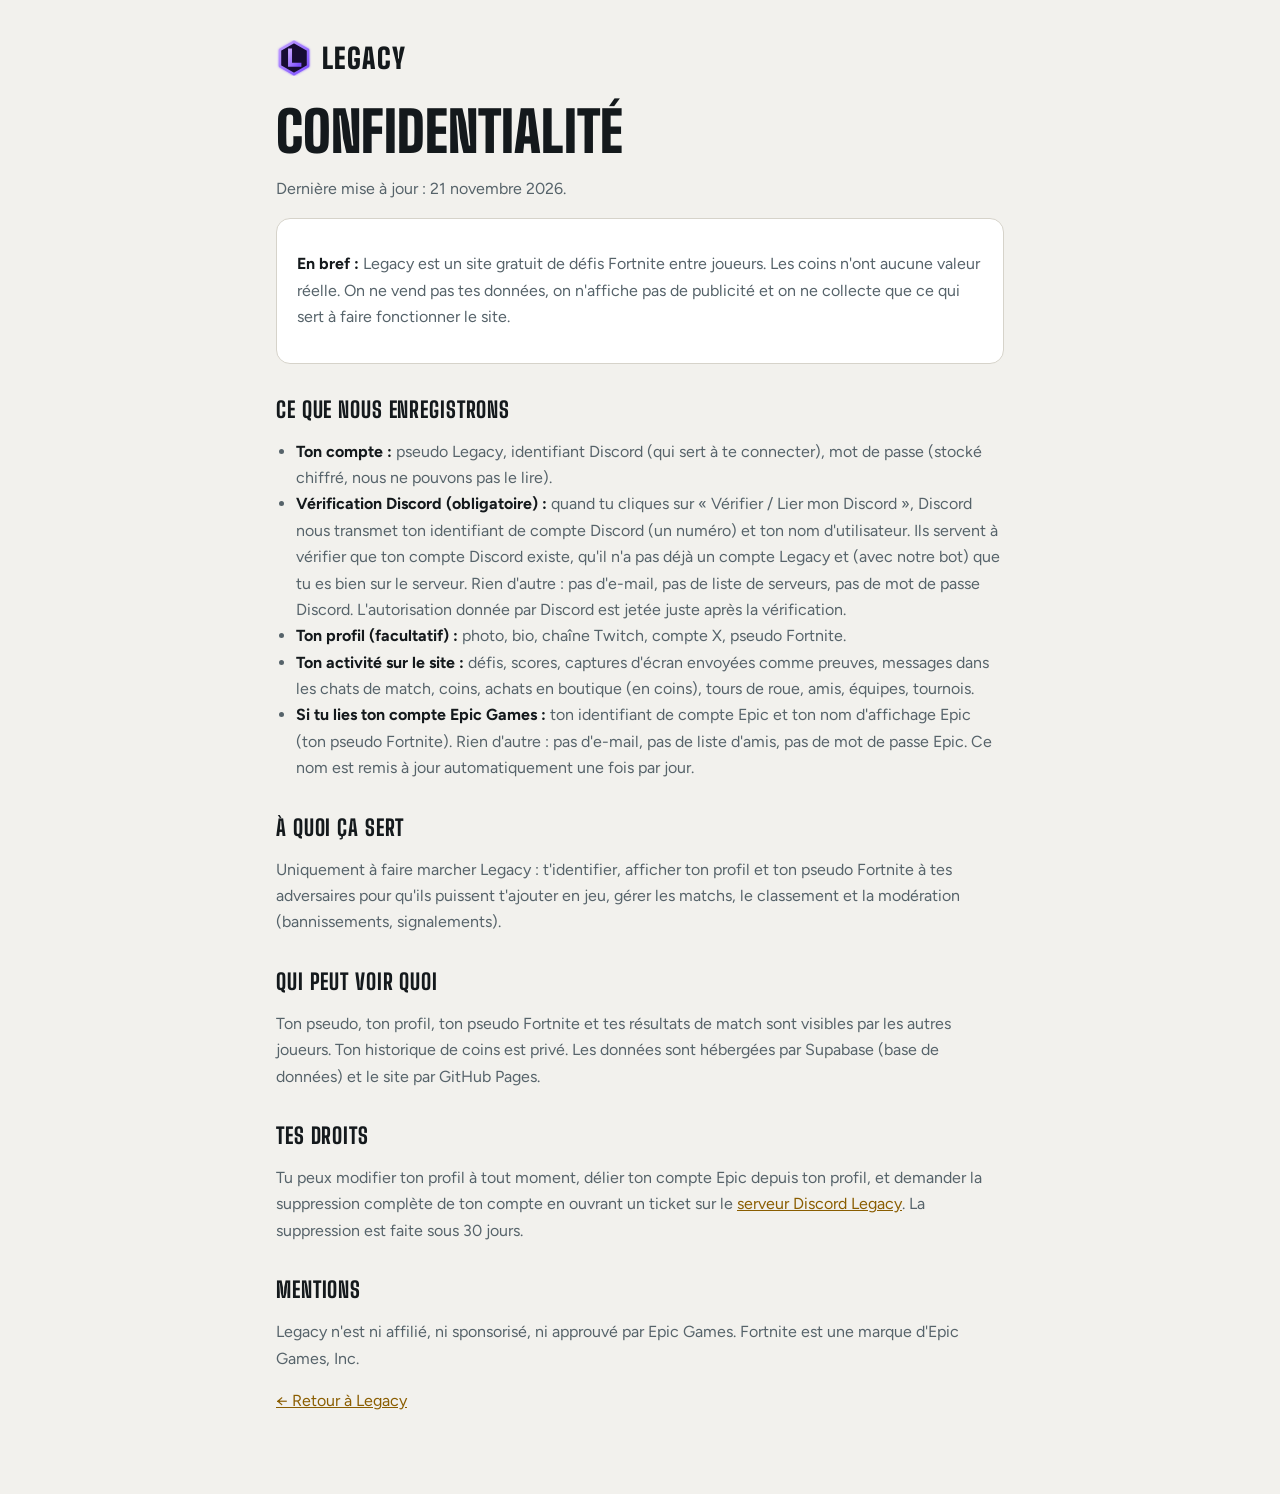
<file: confidentialite.html>
<!doctype html>
<html lang="fr">
<head>
<meta charset="utf-8">
<meta name="viewport" content="width=device-width,initial-scale=1">
<title>Confidentialité · Legacy</title>
<link rel="icon" type="image/svg+xml" href="logo.svg">
<link rel="stylesheet" href="https://fonts.googleapis.com/css2?family=Big+Shoulders+Display:wght@800;900&family=Figtree:wght@400;600;700&display=swap">
<style>
  :root{--bg:#0b0f12;--surface:#151c21;--line:#26323a;--fg:#e9eef0;--fg-2:#9aa9b0;--accent:#f0b429;color-scheme:dark}
  @media (prefers-color-scheme: light){:root:not([data-theme="dark"]){--bg:#f2f1ed;--surface:#fff;--line:#d6d3ca;--fg:#14191c;--fg-2:#56636a;--accent:#8a5d00;color-scheme:light}}
  :root[data-theme="dark"]{--bg:#0b0f12;--surface:#151c21;--line:#26323a;--fg:#e9eef0;--fg-2:#9aa9b0;--accent:#f0b429;color-scheme:dark}
  *{box-sizing:border-box}
  body{margin:0;background:var(--bg);color:var(--fg);font:16px/1.65 Figtree,system-ui,sans-serif}
  main{max-width:760px;margin:0 auto;padding:40px 16px 64px}
  a{color:var(--accent)}
  .top{display:flex;align-items:center;gap:10px;text-decoration:none;color:var(--fg);font:900 28px 'Big Shoulders Display';text-transform:uppercase;letter-spacing:.05em}
  .top img{width:36px;height:36px}
  h1{font:900 clamp(36px,8vw,56px)/1 'Big Shoulders Display';text-transform:uppercase;margin:28px 0 8px}
  h2{font:800 22px 'Big Shoulders Display';text-transform:uppercase;letter-spacing:.04em;margin:32px 0 6px}
  p,li{color:var(--fg-2)}
  b{color:var(--fg)}
  .card{background:var(--surface);border:1px solid var(--line);border-radius:14px;padding:16px 20px;margin-top:16px}
  ul{padding-left:20px}
</style>
</head>
<body>
<main>
  <a class="top" href="./"><img src="logo.svg" alt="">Legacy</a>
  <h1>Confidentialité</h1>
  <p>Dernière mise à jour : 21 novembre 2026.</p>

  <div class="card"><p><b>En bref :</b> Legacy est un site gratuit de défis Fortnite entre joueurs. Les coins n'ont aucune valeur réelle. On ne vend pas tes données, on n'affiche pas de publicité et on ne collecte que ce qui sert à faire fonctionner le site.</p></div>

  <h2>Ce que nous enregistrons</h2>
  <ul>
    <li><b>Ton compte :</b> pseudo Legacy, identifiant Discord (qui sert à te connecter), mot de passe (stocké chiffré, nous ne pouvons pas le lire).</li>
    <li><b>Vérification Discord (obligatoire) :</b> quand tu cliques sur « Vérifier / Lier mon Discord », Discord nous transmet ton identifiant de compte Discord (un numéro) et ton nom d'utilisateur. Ils servent à vérifier que ton compte Discord existe, qu'il n'a pas déjà un compte Legacy et (avec notre bot) que tu es bien sur le serveur. Rien d'autre : pas d'e-mail, pas de liste de serveurs, pas de mot de passe Discord. L'autorisation donnée par Discord est jetée juste après la vérification.</li>
    <li><b>Ton profil (facultatif) :</b> photo, bio, chaîne Twitch, compte X, pseudo Fortnite.</li>
    <li><b>Ton activité sur le site :</b> défis, scores, captures d'écran envoyées comme preuves, messages dans les chats de match, coins, achats en boutique (en coins), tours de roue, amis, équipes, tournois.</li>
    <li><b>Si tu lies ton compte Epic Games :</b> ton identifiant de compte Epic et ton nom d'affichage Epic (ton pseudo Fortnite). Rien d'autre : pas d'e-mail, pas de liste d'amis, pas de mot de passe Epic. Ce nom est remis à jour automatiquement une fois par jour.</li>
  </ul>

  <h2>À quoi ça sert</h2>
  <p>Uniquement à faire marcher Legacy : t'identifier, afficher ton profil et ton pseudo Fortnite à tes adversaires pour qu'ils puissent t'ajouter en jeu, gérer les matchs, le classement et la modération (bannissements, signalements).</p>

  <h2>Qui peut voir quoi</h2>
  <p>Ton pseudo, ton profil, ton pseudo Fortnite et tes résultats de match sont visibles par les autres joueurs. Ton historique de coins est privé. Les données sont hébergées par Supabase (base de données) et le site par GitHub Pages.</p>

  <h2>Tes droits</h2>
  <p>Tu peux modifier ton profil à tout moment, délier ton compte Epic depuis ton profil, et demander la suppression complète de ton compte en ouvrant un ticket sur le <a href="https://discord.gg/EpNWaAscD" target="_blank" rel="noopener noreferrer">serveur Discord Legacy</a>. La suppression est faite sous 30 jours.</p>

  <h2>Mentions</h2>
  <p>Legacy n'est ni affilié, ni sponsorisé, ni approuvé par Epic Games. Fortnite est une marque d'Epic Games, Inc.</p>
  <p><a href="./">← Retour à Legacy</a></p>
</main>
</body>
</html>
</file>
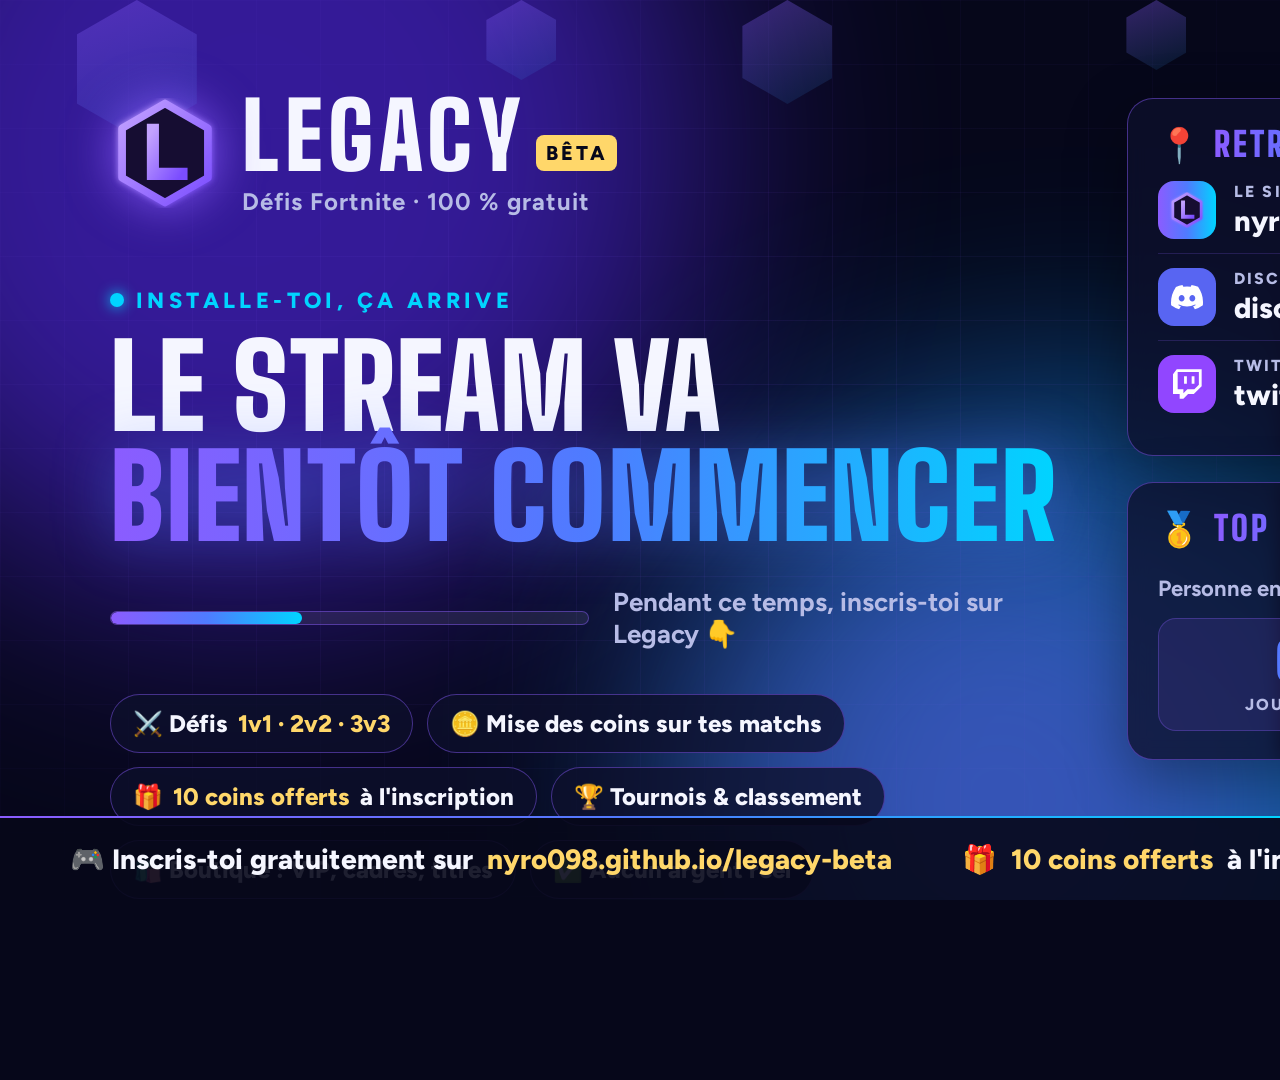
<file: ecran.html>
<!doctype html>
<html lang="fr">
<head>
<meta charset="utf-8">
<meta name="robots" content="noindex">
<title>Legacy · Écran de stream</title>
<link rel="preconnect" href="https://fonts.googleapis.com">
<link href="https://fonts.googleapis.com/css2?family=Big+Shoulders+Display:wght@800;900&family=Figtree:wght@500;700;800&display=swap" rel="stylesheet">
<style>
  /* Écran OBS 1920x1080.
     ecran.html            -> « Le stream va bientôt commencer »
     ecran.html?type=fin   -> « Le stream est terminé »
     Options : &min=5 (compte à rebours de 5 min), &twitch=nomdelachaine */
  :root{--grad:linear-gradient(90deg,#8b5cff 0%,#4f7bff 50%,#00d4ff 100%);--violet:#8b5cff;--cyan:#00d4ff;--gold:#ffd76a;--fg:#f5f6ff;--fg2:#b7bce6;--card:rgba(14,16,44,.78);--line:rgba(139,92,255,.45)}
  *{box-sizing:border-box;margin:0;padding:0}
  html,body{width:1920px;height:1080px;overflow:hidden;font-family:Figtree,system-ui,sans-serif;color:var(--fg);background:#06071a}

  /* fond animé */
  .bg{position:absolute;inset:0;overflow:hidden}
  .blob{position:absolute;border-radius:50%;filter:blur(120px);opacity:.55;animation:drift 18s ease-in-out infinite alternate}
  .b1{width:900px;height:900px;left:-200px;top:-300px;background:#5b2bff}
  .b2{width:800px;height:800px;right:-200px;bottom:-300px;background:#00a8ff;animation-delay:-6s}
  .b3{width:600px;height:600px;left:700px;top:500px;background:#b03cff;opacity:.3;animation-delay:-11s}
  @keyframes drift{to{transform:translate(120px,80px) scale(1.15)}}
  .grid{position:absolute;inset:0;background-image:linear-gradient(rgba(139,92,255,.09) 1px,transparent 1px),linear-gradient(90deg,rgba(139,92,255,.09) 1px,transparent 1px);background-size:64px 64px;-webkit-mask:radial-gradient(1200px 700px at 50% 45%,#000,transparent);mask:radial-gradient(1200px 700px at 50% 45%,#000,transparent)}
  .hex{position:absolute;width:120px;height:138px;clip-path:polygon(50% 0,100% 25%,100% 75%,50% 100%,0 75%,0 25%);background:linear-gradient(160deg,rgba(139,92,255,.35),rgba(0,212,255,.08));animation:float 14s linear infinite}
  @keyframes float{from{transform:translateY(1200px) rotate(0)}to{transform:translateY(-300px) rotate(180deg)}}

  .wrap{position:absolute;inset:0;display:grid;grid-template-columns:1fr 600px;gap:70px;padding:90px 110px 150px}

  /* colonne gauche */
  .brand{display:flex;align-items:center;gap:22px}
  .brand img{width:110px;height:110px;filter:drop-shadow(0 0 24px rgba(139,92,255,.9))}
  .brand .name{font:900 92px/1 'Big Shoulders Display';letter-spacing:.06em;text-transform:uppercase}
  .brand .beta{font:800 20px/1 Figtree;letter-spacing:.14em;color:#07081a;background:var(--gold);padding:6px 10px;border-radius:8px;margin-left:10px;vertical-align:middle;position:relative;top:-14px}
  .brand .tag{display:block;font:700 24px/1.2 Figtree;color:var(--fg2);letter-spacing:.04em;margin-top:6px}

  .kicker{margin-top:70px;display:inline-flex;align-items:center;gap:12px;font:800 22px Figtree;letter-spacing:.2em;text-transform:uppercase;color:var(--cyan)}
  .kicker i{width:14px;height:14px;border-radius:50%;background:var(--cyan);box-shadow:0 0 14px var(--cyan);animation:pulse 1.4s infinite}
  body.fin .kicker{color:var(--gold)} body.fin .kicker i{background:var(--gold);box-shadow:0 0 14px var(--gold)}
  @keyframes pulse{50%{opacity:.3}}
  h1{margin-top:18px;white-space:nowrap;font:900 116px/.95 'Big Shoulders Display';text-transform:uppercase;letter-spacing:.01em}
  h1 .g{background:var(--grad);-webkit-background-clip:text;background-clip:text;color:transparent;filter:drop-shadow(0 0 30px rgba(79,123,255,.45))}

  .timer{margin-top:34px;display:flex;align-items:center;gap:24px}
  .clock{font:900 110px/1 'Big Shoulders Display';letter-spacing:.04em;padding:10px 34px;border-radius:22px;background:var(--card);border:2px solid var(--line);box-shadow:0 0 40px rgba(139,92,255,.3);font-variant-numeric:tabular-nums}
  .loading{width:560px;height:14px;border-radius:99px;background:rgba(255,255,255,.08);overflow:hidden;border:1px solid var(--line)}
  .loading b{display:block;height:100%;width:40%;border-radius:99px;background:var(--grad);animation:load 2.6s ease-in-out infinite}
  @keyframes load{0%{transform:translateX(-100%)}100%{transform:translateX(260%)}}
  .timer .sub{font:700 26px Figtree;color:var(--fg2)}

  .pitch{margin-top:44px;display:flex;flex-wrap:wrap;gap:14px;max-width:1000px}
  .chip{display:flex;align-items:center;gap:10px;padding:14px 22px;border-radius:999px;background:var(--card);border:1px solid var(--line);font:800 24px Figtree}
  .chip em{font-style:normal;color:var(--gold)}

  /* colonne droite */
  .side{display:flex;flex-direction:column;gap:26px;padding-top:8px}
  .card{background:var(--card);border:1px solid var(--line);border-radius:26px;padding:28px 30px;box-shadow:0 20px 60px rgba(0,0,0,.35);backdrop-filter:blur(10px)}
  .card h2{font:900 34px/1 'Big Shoulders Display';letter-spacing:.08em;text-transform:uppercase;margin-bottom:20px;display:flex;align-items:center;gap:12px}
  .card h2 span{background:var(--grad);-webkit-background-clip:text;background-clip:text;color:transparent}
  .link{display:flex;align-items:center;gap:18px;padding:14px 0;border-top:1px solid rgba(139,92,255,.2)}
  .link:first-of-type{border-top:0;padding-top:0}
  .ico{flex:none;width:58px;height:58px;border-radius:16px;display:grid;place-items:center;font-size:30px}
  .ico.site{background:var(--grad)} .ico.dc{background:#5865f2} .ico.tw{background:#9146ff}
  .ico svg{width:32px;height:32px;fill:#fff}
  .link small{display:block;font:800 16px Figtree;letter-spacing:.14em;text-transform:uppercase;color:var(--fg2)}
  .link b{display:block;font:800 29px/1.2 Figtree;margin-top:3px}

  .top li{list-style:none;display:flex;align-items:center;gap:16px;padding:10px 0}
  .rank{flex:none;width:44px;height:44px;border-radius:12px;display:grid;place-items:center;font:900 26px 'Big Shoulders Display';color:#07081a}
  .r1{background:linear-gradient(135deg,#ffe9a3,#ffc93c)} .r2{background:linear-gradient(135deg,#f1f3ff,#aeb6d6)} .r3{background:linear-gradient(135deg,#ffc79a,#d9844a)}
  .av{flex:none;width:54px;height:54px;border-radius:50%;background:#20234d center/cover;border:2px solid var(--line);display:grid;place-items:center;font:900 24px 'Big Shoulders Display'}
  .top .who{flex:1;min-width:0;font:800 27px Figtree;white-space:nowrap;overflow:hidden;text-overflow:ellipsis}
  .top .pts{font:800 24px Figtree;color:var(--gold);white-space:nowrap}
  .empty{font:700 22px Figtree;color:var(--fg2)}
  .stats{display:flex;gap:16px;margin-top:6px}
  .stat{flex:1;text-align:center;padding:16px 10px;border-radius:18px;background:rgba(139,92,255,.12);border:1px solid rgba(139,92,255,.3)}
  .stat b{display:block;font:900 54px/1 'Big Shoulders Display';background:var(--grad);-webkit-background-clip:text;background-clip:text;color:transparent}
  .stat small{display:block;margin-top:6px;font:800 16px Figtree;letter-spacing:.12em;text-transform:uppercase;color:var(--fg2)}

  /* bandeau défilant */
  .marquee{position:absolute;left:0;right:0;bottom:0;height:84px;background:rgba(7,8,26,.9);border-top:2px solid transparent;border-image:var(--grad) 1;overflow:hidden;display:flex;align-items:center}
  .track{display:flex;gap:70px;white-space:nowrap;animation:scroll 40s linear infinite;padding-left:70px}
  .track span{font:800 28px Figtree;display:flex;align-items:center;gap:14px}
  .track em{font-style:normal;color:var(--gold)}
  @keyframes scroll{to{transform:translateX(-50%)}}
</style>
</head>
<body>
  <div class="bg">
    <div class="blob b1"></div><div class="blob b2"></div><div class="blob b3"></div>
    <div class="grid"></div>
    <div class="hex" style="left:6%;animation-duration:22s"></div>
    <div class="hex" style="left:38%;width:70px;height:80px;animation-duration:17s;animation-delay:-9s"></div>
    <div class="hex" style="left:58%;width:90px;height:104px;animation-duration:25s;animation-delay:-4s"></div>
    <div class="hex" style="left:88%;width:60px;height:70px;animation-duration:19s;animation-delay:-13s"></div>
  </div>

  <div class="wrap">
    <div>
      <div class="brand"><img src="logo.svg" alt=""><div><span class="name">Legacy</span><span class="beta">BÊTA</span><span class="tag">Défis Fortnite · 100 % gratuit</span></div></div>

      <div class="kicker" id="kicker"><i></i><span></span></div>
      <h1 id="title"></h1>

      <div class="timer" id="timer"></div>

      <div class="pitch">
        <div class="chip">⚔️ Défis <em>1v1 · 2v2 · 3v3</em></div>
        <div class="chip">🪙 Mise des coins sur tes matchs</div>
        <div class="chip">🎁 <em>10 coins offerts</em> à l'inscription</div>
        <div class="chip">🏆 Tournois &amp; classement</div>
        <div class="chip">🛍️ Boutique : VIP, cadres, titres</div>
        <div class="chip">✅ Aucun argent réel</div>
      </div>
    </div>

    <div class="side">
      <div class="card">
        <h2>📍 <span>Retrouve-nous</span></h2>
        <div class="link"><div class="ico site"><img src="logo.svg" alt="" style="width:36px;height:36px"></div><div><small>Le site</small><b>nyro098.github.io/legacy-beta</b></div></div>
        <div class="link"><div class="ico dc"><svg viewBox="0 0 24 24"><path d="M20.3 4.4A19.8 19.8 0 0 0 15.4 3l-.6 1.3a18.3 18.3 0 0 0-5.5 0L8.6 3a19.7 19.7 0 0 0-4.9 1.5C.6 9.1-.3 13.6.1 18.1a19.9 19.9 0 0 0 6 3l1.3-2.1a12.9 12.9 0 0 1-2-1l.5-.4a14.2 14.2 0 0 0 12.2 0l.5.4c-.6.4-1.3.7-2 1l1.3 2.1a19.8 19.8 0 0 0 6-3c.5-5.2-.8-9.7-3.6-13.7zM8 15.3c-1.2 0-2.2-1.1-2.2-2.4S6.8 10.5 8 10.5s2.2 1.1 2.2 2.4-1 2.4-2.2 2.4zm8 0c-1.2 0-2.2-1.1-2.2-2.4s1-2.4 2.2-2.4 2.2 1.1 2.2 2.4-1 2.4-2.2 2.4z"/></svg></div><div><small>Discord GRIND</small><b>discord.gg/EpNWaAscD</b></div></div>
        <div class="link"><div class="ico tw"><svg viewBox="0 0 24 24"><path d="M4.3 1 1.5 4.7v14.8h5V23h2.8l3.5-3.5h4.3L23 13.6V1H4.3zm16.6 11.6-3.4 3.4h-5.2L9.3 19v-3H5V3h15.9v9.6zM17.6 6.2v5.6h-2.1V6.2h2.1zm-5.7 0v5.6H9.8V6.2h2.1z"/></svg></div><div><small>Twitch</small><b id="tw"></b></div></div>
      </div>

      <div class="card">
        <h2>🥇 <span>Top 3 de la semaine</span></h2>
        <ul class="top" id="top"><li class="empty">Chargement…</li></ul>
        <div class="stats">
          <div class="stat"><b id="sp">–</b><small>Joueurs</small></div>
          <div class="stat"><b id="sm">–</b><small>Matchs joués</small></div>
        </div>
      </div>
    </div>
  </div>

  <div class="marquee"><div class="track" id="track"></div></div>

<script>
(function(){
  var q = new URLSearchParams(location.search);
  var fin = q.get('type') === 'fin';
  var twitch = (q.get('twitch') || 'fcs_ayzox').replace(/[^\w]/g, '');
  if (fin) document.body.classList.add('fin');
  document.getElementById('tw').textContent = 'twitch.tv/' + twitch;

  document.querySelector('#kicker span').textContent = fin ? 'Merci d\'avoir regardé 💜' : 'Installe-toi, ça arrive';
  document.getElementById('title').innerHTML = fin
    ? 'Le stream<br>est <span class="g">terminé</span>'
    : 'Le stream va<br><span class="g">bientôt commencer</span>';

  // compte à rebours (?min=5) ou barre de chargement
  var timer = document.getElementById('timer'), min = parseFloat(q.get('min'));
  if (fin) {
    timer.innerHTML = '<div class="sub">💬 On continue sur le Discord — et défie-moi sur Legacy !</div>';
  } else if (min > 0) {
    var end = Date.now() + min * 60000;
    timer.innerHTML = '<div class="clock" id="clock">00:00</div><div class="sub">avant le début du live</div>';
    var tick = function(){
      var s = Math.max(0, Math.round((end - Date.now()) / 1000));
      document.getElementById('clock').textContent = s ? String(Math.floor(s / 60)).padStart(2, '0') + ':' + String(s % 60).padStart(2, '0') : 'ÇA COMMENCE !';
    };
    tick(); setInterval(tick, 500);
  } else {
    timer.innerHTML = '<div class="loading"><b></b></div><div class="sub">Pendant ce temps, inscris-toi sur Legacy 👇</div>';
  }

  // bandeau défilant
  var items = fin ? [
    ['💜', 'Merci d\'être passé ! Pense à <em>suivre la chaîne</em> pour le prochain live'],
    ['⚔️', 'Défie-moi en 1v1 sur <em>nyro098.github.io/legacy-beta</em>'],
    ['💬', 'Rejoins le Discord GRIND : <em>discord.gg/EpNWaAscD</em>'],
    ['🏆', 'Grimpe dans le classement et deviens <em>joueur de la semaine</em>']
  ] : [
    ['🎮', 'Inscris-toi gratuitement sur <em>nyro098.github.io/legacy-beta</em>'],
    ['🎁', '<em>10 coins offerts</em> à l\'inscription · aucun argent réel'],
    ['⚔️', 'Lance un défi et mise tes coins · le gagnant remporte tout'],
    ['💬', 'Rejoins le Discord GRIND : <em>discord.gg/EpNWaAscD</em>'],
    ['🔴', 'Ajoute ta chaîne Twitch sur ton profil pour apparaître en <em>LIVE</em> sur le site']
  ];
  var html = items.map(function(m){ return '<span>' + m[0] + ' ' + m[1] + '</span>'; }).join('');
  document.getElementById('track').innerHTML = html + html;

  // données en direct
  var URL_ = 'https://ypwgultwbngvurdxbfnt.supabase.co/rest/v1/', KEY = 'sb_publishable_2FpofK1E8T4bzFcaPvqzJg_qxSjbii2';
  var H = {apikey: KEY, Authorization: 'Bearer ' + KEY};
  function get(p){ return fetch(URL_ + p, {headers: H}).then(function(r){ return r.ok ? r.json() : []; }).catch(function(){ return []; }); }
  function esc(s){ return String(s == null ? '' : s).replace(/[&<>"']/g, function(c){ return {'&':'&amp;','<':'&lt;','>':'&gt;','"':'&quot;',"'":'&#39;'}[c]; }); }
  function fmt(n){ n = Math.round(Number(n || 0) * 10) / 10; return String(n).replace('.', ','); }

  function load(){
    Promise.all([
      get('profiles?select=id,pseudo,is_owner,status,avatar_url'),
      get('matches?select=team_a,team_b,winner,stake,finished_at&status=eq.done&order=finished_at.desc&limit=1000')
    ]).then(function(r){
      var P = {}, ok = function(id){ return P[id] && !P[id].is_owner && P[id].status !== 'banned'; };
      (r[0] || []).forEach(function(p){ P[p.id] = p; });
      document.getElementById('sp').textContent = (r[0] || []).filter(function(p){ return ok(p.id); }).length;
      document.getElementById('sm').textContent = (r[1] || []).length;
      var since = Date.now() - 7 * 864e5, sc = {};
      (r[1] || []).forEach(function(m){
        if (!m.finished_at || Date.parse(m.finished_at) < since) return;
        (m.winner === 'A' ? m.team_a : m.team_b).forEach(function(id){ sc[id] = (sc[id] || 0) + Number(m.stake); });
        (m.winner === 'A' ? m.team_b : m.team_a).forEach(function(id){ sc[id] = (sc[id] || 0) - Number(m.stake); });
      });
      var top = Object.keys(sc).filter(function(id){ return ok(id) && sc[id] > 0; }).sort(function(a, b){ return sc[b] - sc[a]; }).slice(0, 3);
      document.getElementById('top').innerHTML = top.length ? top.map(function(id, i){
        var p = P[id], av = p.avatar_url ? ' style="background-image:url(\'' + esc(p.avatar_url) + '\')"' : '';
        return '<li><div class="rank r' + (i + 1) + '">' + (i + 1) + '</div><div class="av"' + av + '>' + (p.avatar_url ? '' : esc((p.pseudo || '?').charAt(0).toUpperCase())) + '</div>'
          + '<div class="who">' + esc(p.pseudo) + '</div><div class="pts">+' + fmt(sc[id]) + ' 🪙</div></li>';
      }).join('') : '<li class="empty">Personne encore cette semaine… à toi de jouer !</li>';
    });
  }
  load(); setInterval(load, 120000);
})();
</script>
</body>
</html>
</file>
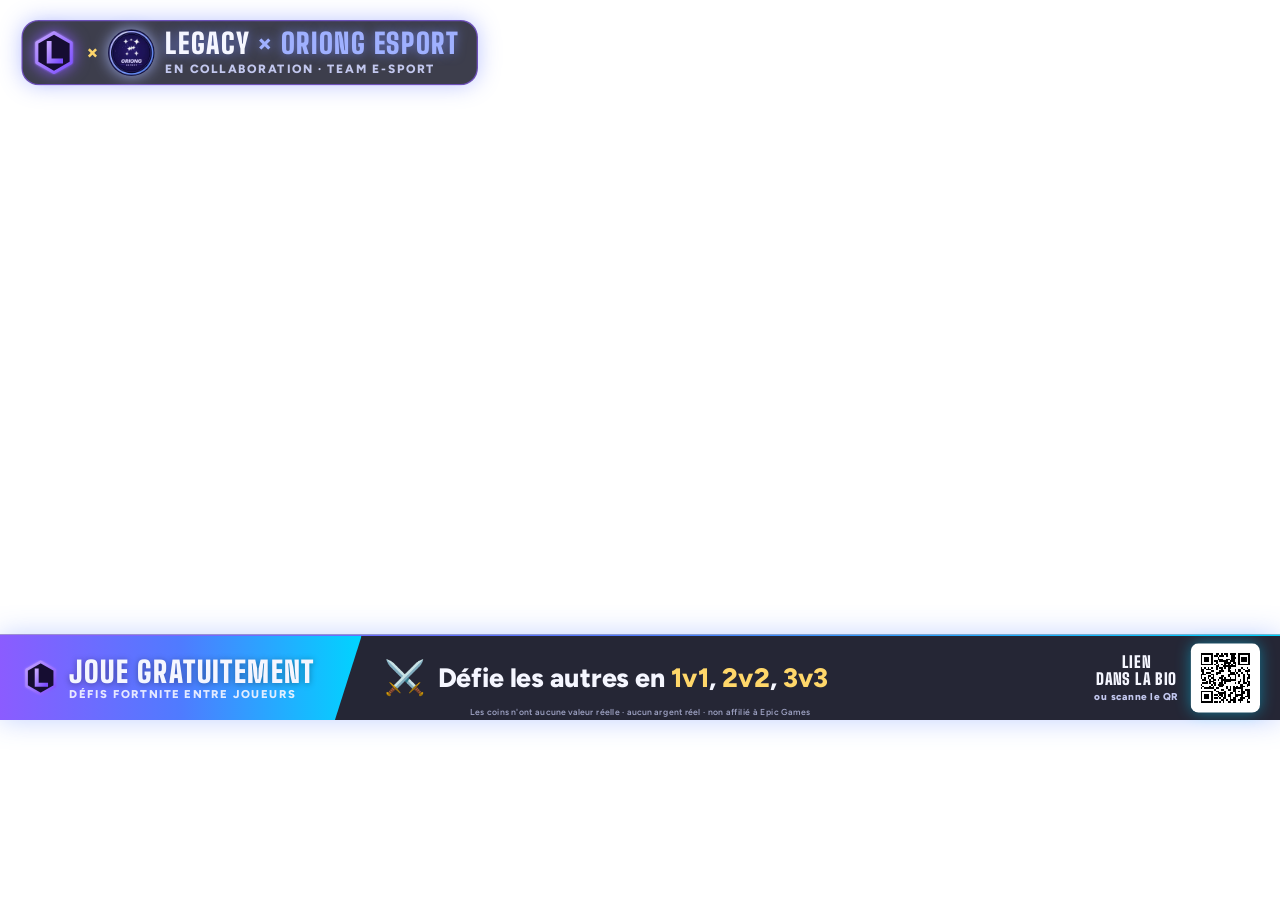
<file: overlay-tiktok.html>
<!doctype html>
<html lang="fr">
<head>
<meta charset="utf-8">
<meta name="robots" content="noindex">
<meta name="viewport" content="width=device-width,initial-scale=1">
<title>Legacy × ORIONG Esport · Overlay live TikTok</title>
<link rel="preconnect" href="https://fonts.googleapis.com">
<link href="https://fonts.googleapis.com/css2?family=Big+Shoulders+Display:wght@800;900&family=Figtree:wght@500;700;800&display=swap" rel="stylesheet">
<style>
  /* Overlay de live TikTok : Legacy × ORIONG Esport. Fond transparent.
     Horizontal 1920x1080 (par défaut) ou vertical 1080x1920 : ?format=vertical
     Autres options : ?demo=1 (fond sombre pour prévisualiser) */
  :root{--grad:linear-gradient(90deg,#8b5cff 0%,#4f7bff 50%,#00d4ff 100%);--gold:#ffd76a;--fg:#f5f6ff;--fg2:#c2c7ee;--ori:#9fb0ff}
  *{box-sizing:border-box;margin:0;padding:0}
  html,body{width:100%;height:100%;overflow:hidden;background:transparent;font-family:Figtree,system-ui,sans-serif;color:var(--fg)}
  body.demo{background:radial-gradient(1400px 800px at 30% 25%,#2a1f5c,#07081a)}
  #stage{position:absolute;left:0;top:0;transform-origin:0 0}
  #stage.h{width:1920px;height:1080px}
  #stage.v{width:1080px;height:1920px}

  /* ---------- badge collab (haut gauche) ---------- */
  .collab{position:absolute;display:flex;align-items:center;gap:16px;padding:12px 26px 12px 14px;border-radius:26px;background:rgba(7,8,26,.78);border:2px solid rgba(139,92,255,.6);box-shadow:0 0 34px rgba(110,130,255,.45);animation:enter .9s cubic-bezier(.2,1.2,.3,1) both}
  .h .collab{top:30px;left:32px}
  .v .collab{top:205px;left:36px}
  .lg-logo{width:66px;height:66px;filter:drop-shadow(0 0 12px rgba(139,92,255,.9))}
  .x{font:900 34px/1 'Big Shoulders Display';color:var(--gold)}
  .ori{position:relative;width:70px;height:70px;border-radius:50%;overflow:hidden;box-shadow:0 0 22px rgba(170,185,255,.85);animation:glow 3s ease-in-out infinite}
  .ori img,.ori video{position:absolute;inset:0;width:100%;height:100%;object-fit:cover;border-radius:50%}
  .names{display:flex;flex-direction:column;gap:6px;min-width:0}
  .names b{font:900 42px/1 'Big Shoulders Display';letter-spacing:.05em;text-transform:uppercase;white-space:nowrap;text-shadow:0 0 16px rgba(120,140,255,.7)}
  .names b em{font-style:normal;color:var(--ori)}
  .sub{position:relative;height:22px;min-width:0;width:100%}
  .sub span{position:absolute;left:0;top:0;white-space:nowrap;font:800 18px/22px Figtree;letter-spacing:.14em;text-transform:uppercase;color:var(--fg2);opacity:0;transform:translateY(10px);transition:opacity .5s,transform .5s}
  .sub span.on{opacity:1;transform:none}
  .sub .hl{color:var(--gold)}

  /* ---------- bloc promo Legacy ---------- */
  .promo{position:absolute;display:flex;align-items:stretch;background:rgba(7,8,26,.88);border:2px solid transparent;border-image:var(--grad) 1;box-shadow:0 0 40px rgba(79,123,255,.35);animation:enter 1s .25s cubic-bezier(.2,1.2,.3,1) both}
  .h .promo{left:0;right:0;bottom:0;height:128px;border-width:2px 0 0}
  .v .promo{left:36px;width:790px;bottom:430px;height:320px;border-radius:26px;border-image:none;border:2px solid rgba(139,92,255,.6);flex-direction:column;overflow:hidden}
  .cta{flex:none;position:relative;display:flex;align-items:center;gap:16px;background:var(--grad);overflow:hidden}
  .h .cta{padding:0 70px 0 34px;clip-path:polygon(0 0,100% 0,calc(100% - 40px) 100%,0 100%)}
  .v .cta{padding:14px 28px;height:84px}
  .cta img{width:54px;height:54px}
  .cta b{font:900 44px/1 'Big Shoulders Display';text-transform:uppercase;letter-spacing:.05em;text-shadow:0 2px 10px rgba(0,0,0,.35)}
  .cta small{display:block;font:800 17px/1 Figtree;letter-spacing:.14em;text-transform:uppercase;opacity:.9;margin-top:4px}
  .cta::after{content:'';position:absolute;top:-20%;bottom:-20%;left:-40%;width:30%;transform:skewX(-20deg);background:linear-gradient(90deg,transparent,rgba(255,255,255,.5),transparent);animation:shine 4.5s ease-in-out infinite}
  .ticker{flex:1;position:relative;overflow:hidden;min-width:0}
  .msg{position:absolute;left:34px;right:34px;top:50%;display:flex;align-items:center;gap:18px;font:800 40px/1.12 Figtree;opacity:0;transform:translateY(-30%);transition:opacity .6s,transform .6s}
  .v .msg{top:0;bottom:0;right:170px;transform:translateY(22px);font-size:34px;align-items:center}
  .msg.on{opacity:1;transform:translateY(-50%)}
  .v .msg.on{transform:none}
  .msg .ic{font-size:50px;flex:none}
  .msg em{font-style:normal;color:var(--gold)}
  .msg .g{background:var(--grad);-webkit-background-clip:text;background-clip:text;color:transparent}
  .side{flex:none;display:flex;align-items:center;gap:18px;padding:0 30px 0 10px}
  .v .side{position:absolute;right:18px;bottom:46px;padding:0}
  .qr{width:104px;height:104px;border-radius:12px;background:#fff;padding:5px;box-shadow:0 0 22px rgba(0,212,255,.45)}
  .v .qr{width:118px;height:118px}
  .bio{text-align:center;font:900 24px/1.05 'Big Shoulders Display';letter-spacing:.06em;text-transform:uppercase}
  .bio small{display:block;margin-top:6px;font:800 15px/1.2 Figtree;letter-spacing:.06em;color:var(--fg2);text-transform:none}
  .v .bio{display:none}
  .legal{position:absolute;left:0;right:0;bottom:4px;text-align:center;font:600 13px Figtree;color:rgba(194,199,238,.75);letter-spacing:.04em}
  .v .legal{bottom:8px;left:0;right:170px;padding-left:34px;text-align:left}

  @keyframes enter{from{opacity:0;transform:translateX(-60px)}to{opacity:1;transform:none}}
  .v .promo{animation-name:enterUp}
  @keyframes enterUp{from{opacity:0;transform:translateY(60px)}to{opacity:1;transform:none}}
  @keyframes glow{0%,100%{box-shadow:0 0 14px rgba(170,185,255,.6)}50%{box-shadow:0 0 30px rgba(220,230,255,1)}}
  @keyframes shine{0%,55%{left:-40%}100%{left:140%}}
  @media (prefers-reduced-motion:reduce){.ori,.cta::after{animation:none}}
</style>
</head>
<body>
<div id="stage" class="h">

  <div class="collab">
    <img class="lg-logo" src="logo.svg" alt="">
    <span class="x">×</span>
    <span class="ori"><img src="img/oriong-logo.webp" alt=""><video autoplay muted loop playsinline src="img/oriong-logo.mp4"></video></span>
    <div class="names">
      <b>Legacy <em>× ORIONG Esport</em></b>
      <div class="sub" id="sub">
        <span class="on">En collaboration · Team e-sport</span>
        <span>TikTok <b class="hl" style="font:inherit">@ppysildur</b></span>
        <span>Discord ORIONG · <b class="hl" style="font:inherit">discord.gg/5D4Yp7ns4</b></span>
      </div>
    </div>
  </div>

  <div class="promo">
    <div class="cta"><img src="logo.svg" alt=""><div><b>Joue gratuitement</b><small>Défis Fortnite entre joueurs</small></div></div>
    <div class="ticker" id="ticker">
      <div class="msg on"><span class="ic">⚔️</span><span>Défie les autres en <em>1v1</em>, <em>2v2</em>, <em>3v3</em></span></div>
      <div class="msg"><span class="ic">🎁</span><span><em>10 coins</em> offerts à l'inscription · <em>100 % gratuit</em></span></div>
      <div class="msg"><span class="ic">🎡</span><span><em>Roue gratuite</em> à tourner chaque jour</span></div>
      <div class="msg"><span class="ic">🏆</span><span><em>Tournois</em> et parties perso jusqu'à 100 joueurs</span></div>
      <div class="msg"><span class="ic">🛍️</span><span>Boutique de <em>bannières animées</em> et de titres</span></div>
      <div class="msg"><span class="ic">🔗</span><span><span class="g">nyro098.github.io/legacy-beta</span></span></div>
    </div>
    <div class="side"><div class="bio">Lien<br>dans la bio<small>ou scanne le QR</small></div><img class="qr" src="img/qr-legacy.svg" alt=""></div>
    <div class="legal">Les coins n'ont aucune valeur réelle · aucun argent réel · non affilié à Epic Games</div>
  </div>

</div>
<script>
  var q = new URLSearchParams(location.search), stage = document.getElementById('stage');
  var fmt = q.get('format');
  var vertical = fmt === 'vertical' || (fmt !== 'horizontal' && innerHeight > innerWidth);
  stage.className = vertical ? 'v' : 'h';
  if (q.get('demo')) document.body.classList.add('demo');
  function fit(){ var W = vertical ? 1080 : 1920, H = vertical ? 1920 : 1080, s = Math.min(innerWidth / W, innerHeight / H); stage.style.transform = 'scale(' + s + ')'; }
  fit(); addEventListener('resize', fit);
  function rotate(box, sel, every){
    var items = box.querySelectorAll(sel), i = 0;
    setInterval(function(){ items[i].classList.remove('on'); i = (i + 1) % items.length; items[i].classList.add('on'); }, every);
  }
  rotate(document.getElementById('ticker'), '.msg', 5200);
  rotate(document.getElementById('sub'), 'span', 4600);
</script>
</body>
</html>
</file>
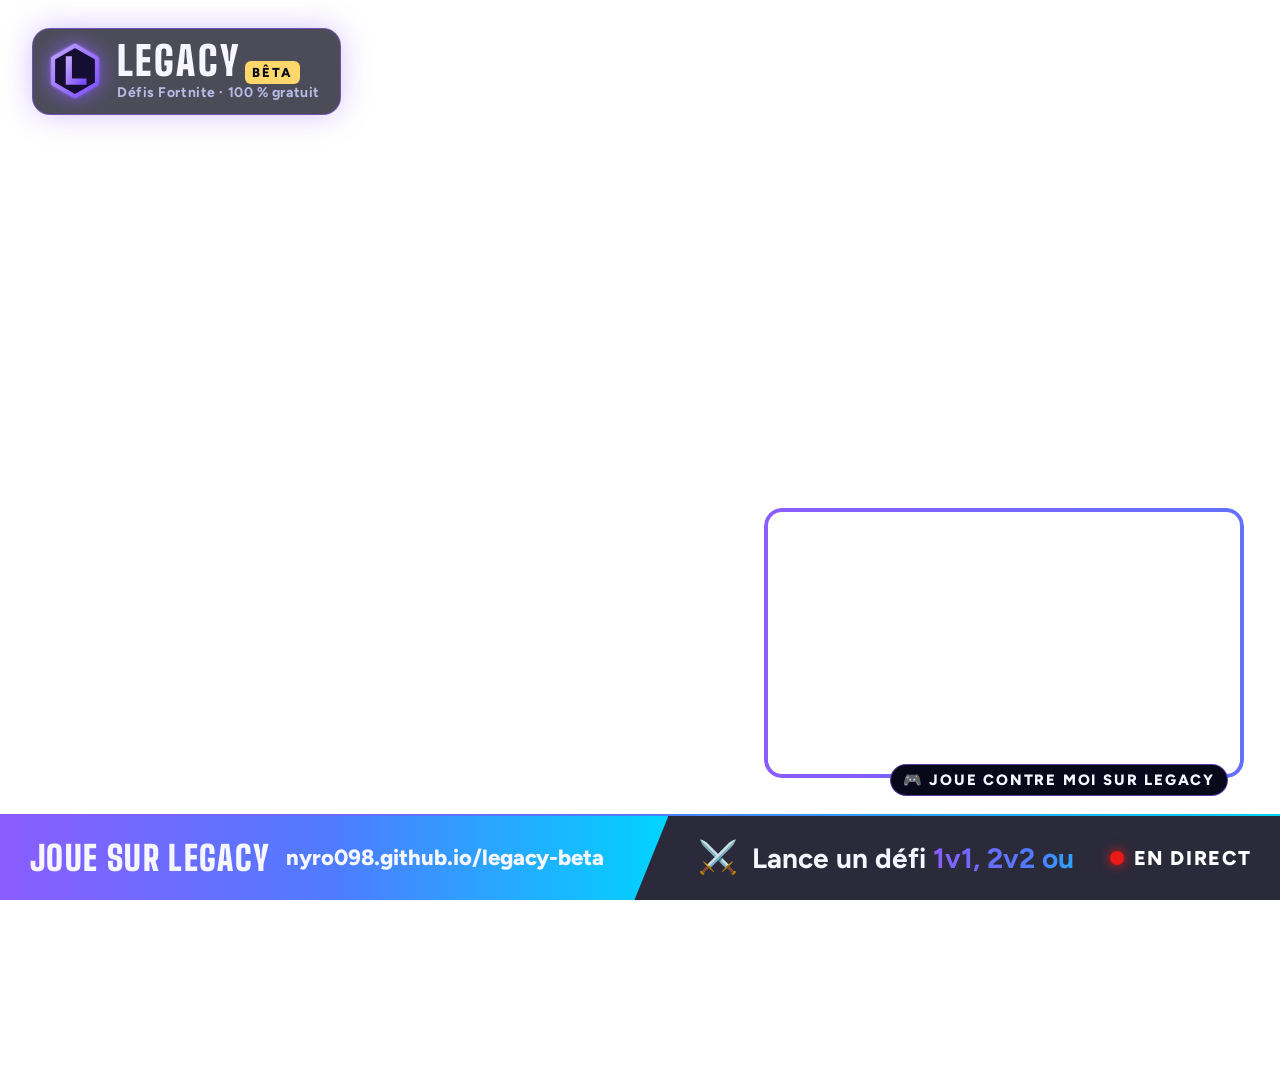
<file: overlay.html>
<!doctype html>
<html lang="fr">
<head>
<meta charset="utf-8">
<meta name="robots" content="noindex">
<title>Legacy · Overlay OBS</title>
<link rel="preconnect" href="https://fonts.googleapis.com">
<link href="https://fonts.googleapis.com/css2?family=Big+Shoulders+Display:wght@800;900&family=Figtree:wght@500;700;800&display=swap" rel="stylesheet">
<style>
  /* Overlay OBS 1920x1080, fond transparent.
     Options d'URL : ?cam=0 (sans cadre webcam), ?bar=top (bandeau en haut), ?demo=1 (fond sombre pour prévisualiser) */
  :root{--grad:linear-gradient(90deg,#8b5cff 0%,#4f7bff 50%,#00d4ff 100%);--gold:#ffd76a;--fg:#f5f6ff;--fg2:#b7bce6}
  *{box-sizing:border-box;margin:0;padding:0}
  html,body{width:1920px;height:1080px;overflow:hidden;background:transparent;font-family:Figtree,system-ui,sans-serif;color:var(--fg)}
  body.demo{background:radial-gradient(1200px 600px at 30% 20%,#2a1f5c,#07081a)}

  /* logo en haut à gauche */
  .brand{position:absolute;top:28px;left:32px;display:flex;align-items:center;gap:14px;padding:12px 20px 12px 14px;border-radius:18px;background:rgba(7,8,26,.72);border:1px solid rgba(139,92,255,.5);box-shadow:0 0 30px rgba(139,92,255,.35);backdrop-filter:blur(6px)}
  .brand img{width:56px;height:56px;filter:drop-shadow(0 0 10px rgba(139,92,255,.8))}
  .brand .name{font:900 40px/1 'Big Shoulders Display';letter-spacing:.06em;text-transform:uppercase}
  .brand .beta{font:800 13px/1 Figtree;letter-spacing:.14em;color:#07081a;background:var(--gold);padding:4px 7px;border-radius:6px;margin-left:4px;vertical-align:middle}
  .brand .tag{display:block;font:700 14px/1.2 Figtree;color:var(--fg2);letter-spacing:.04em;margin-top:4px}

  /* bandeau */
  .bar{position:absolute;left:0;right:0;bottom:0;height:86px;display:flex;align-items:stretch;background:rgba(7,8,26,.86);border-top:2px solid transparent;border-image:var(--grad) 1;backdrop-filter:blur(8px)}
  body.top .bar{top:0;bottom:auto;border-top:0;border-bottom:2px solid transparent}
  body.top .brand{top:auto;bottom:28px}
  .cta{flex:none;display:flex;align-items:center;gap:16px;padding:0 30px;background:var(--grad);clip-path:polygon(0 0,100% 0,calc(100% - 34px) 100%,0 100%);padding-right:64px}
  .cta b{font:900 34px/1 'Big Shoulders Display';text-transform:uppercase;letter-spacing:.04em}
  .cta span{font:800 22px/1 Figtree}
  .ticker{flex:1;position:relative;overflow:hidden;display:flex;align-items:center;padding:0 30px}
  .msg{position:absolute;left:30px;right:30px;display:flex;align-items:center;gap:14px;font:700 28px/1.1 Figtree;white-space:nowrap;opacity:0;transform:translateY(30px);transition:opacity .6s,transform .6s}
  .msg.on{opacity:1;transform:none}
  .msg .ic{font-size:32px}
  .msg em{font-style:normal;color:var(--gold)}
  .msg .grad{background:var(--grad);-webkit-background-clip:text;background-clip:text;color:transparent}
  .live{flex:none;display:flex;align-items:center;gap:10px;padding:0 28px;font:800 20px Figtree;letter-spacing:.08em;color:#fff}
  .live i{width:14px;height:14px;border-radius:50%;background:#e91916;box-shadow:0 0 12px #e91916;animation:pulse 1.4s infinite}
  @keyframes pulse{50%{opacity:.35}}

  /* cadre webcam */
  .cam{position:absolute;right:36px;bottom:122px;width:480px;height:270px;border-radius:18px;padding:4px;background:var(--grad);background-size:300% 300%;animation:flow 6s linear infinite;box-shadow:0 0 34px rgba(0,212,255,.35)}
  body.top .cam{bottom:36px}
  .cam::before{content:"";display:block;width:100%;height:100%;border-radius:14px;background:transparent;box-shadow:inset 0 0 0 9999px transparent}
  .cam .lbl{position:absolute;left:16px;bottom:-16px;font:800 15px Figtree;letter-spacing:.12em;text-transform:uppercase;background:#07081a;border:1px solid rgba(139,92,255,.6);padding:6px 12px;border-radius:999px}
  @keyframes flow{to{background-position:300% 0}}
  .cam-hole{position:absolute;inset:4px;border-radius:14px;background:transparent}
  /* le cadre est creux : seule la bordure est opaque */
  .cam{-webkit-mask:linear-gradient(#000 0 0) content-box,linear-gradient(#000 0 0);-webkit-mask-composite:xor;mask-composite:exclude}
  .cam-label{position:absolute;right:52px;bottom:104px;font:800 15px Figtree;letter-spacing:.12em;text-transform:uppercase;background:#07081a;border:1px solid rgba(139,92,255,.6);padding:6px 12px;border-radius:999px}
  body.top .cam-label{bottom:18px}
  body.nocam .cam,body.nocam .cam-label{display:none}
</style>
</head>
<body>
  <div class="brand"><img src="logo.svg" alt=""><div><span class="name">Legacy</span><span class="beta">BÊTA</span><span class="tag">Défis Fortnite · 100 % gratuit</span></div></div>

  <div class="cam"></div>
  <div class="cam-label">🎮 Joue contre moi sur Legacy</div>

  <div class="bar">
    <div class="cta"><b>Joue sur Legacy</b><span>nyro098.github.io/legacy-beta</span></div>
    <div class="ticker" id="ticker"></div>
    <div class="live"><i></i>EN DIRECT</div>
  </div>

<script>
(function(){
  var q = new URLSearchParams(location.search);
  if (q.get('cam') === '0') document.body.classList.add('nocam');
  if (q.get('bar') === 'top') document.body.classList.add('top');
  if (q.get('demo') === '1') document.body.classList.add('demo');

  var URL_ = 'https://ypwgultwbngvurdxbfnt.supabase.co/rest/v1/', KEY = 'sb_publishable_2FpofK1E8T4bzFcaPvqzJg_qxSjbii2';
  var H = {apikey: KEY, Authorization: 'Bearer ' + KEY};
  function get(path){ return fetch(URL_ + path, {headers: H}).then(function(r){ return r.ok ? r.json() : []; }).catch(function(){ return []; }); }
  function esc(s){ return String(s == null ? '' : s).replace(/[&<>"']/g, function(c){ return {'&':'&amp;','<':'&lt;','>':'&gt;','"':'&quot;',"'":'&#39;'}[c]; }); }
  function fmt(n){ n = Math.round(Number(n || 0) * 10) / 10; return String(n).replace('.', ','); }

  var base = [
    ['⚔️', 'Lance un défi <span class="grad">1v1, 2v2 ou 3v3</span> et mise des coins'],
    ['🎁', '<em>10 coins offerts</em> à l\'inscription · aucun argent réel'],
    ['🏆', 'Tournois, classement et <em>joueurs de la semaine</em>'],
    ['💬', 'Rejoins le Discord <em>GRIND</em> : discord.gg/EpNWaAscD']
  ];
  var msgs = base.slice();

  function load(){
    Promise.all([
      get('profiles?select=id,pseudo,is_owner,status'),
      get('matches?select=team_a,team_b,winner,stake,status,finished_at,score_a,score_b&status=eq.done&order=finished_at.desc&limit=200')
    ]).then(function(r){
      var P = {}; (r[0] || []).forEach(function(p){ P[p.id] = p; });
      var players = (r[0] || []).filter(function(p){ return !p.is_owner && p.status !== 'banned'; }).length;
      var since = Date.now() - 7 * 864e5, sc = {};
      (r[1] || []).forEach(function(m){
        if (!m.finished_at || Date.parse(m.finished_at) < since) return;
        (m.winner === 'A' ? m.team_a : m.team_b).forEach(function(id){ sc[id] = (sc[id] || 0) + Number(m.stake); });
        (m.winner === 'A' ? m.team_b : m.team_a).forEach(function(id){ sc[id] = (sc[id] || 0) - Number(m.stake); });
      });
      var top = Object.keys(sc).filter(function(id){ return P[id] && !P[id].is_owner && P[id].status !== 'banned'; }).sort(function(a, b){ return sc[b] - sc[a]; })[0];
      var last = (r[1] || [])[0];
      var live = [];
      if (players) live.push(['👥', '<em>' + players + ' joueurs</em> déjà inscrits sur Legacy']);
      if (top && sc[top] > 0) live.push(['🥇', 'Joueur de la semaine : <span class="grad">' + esc(P[top].pseudo) + '</span> <em>+' + fmt(sc[top]) + ' coins</em>']);
      if (last && P[last.team_a[0]] && P[last.team_b[0]]) {
        var w = last.winner === 'A' ? last.team_a[0] : last.team_b[0], l = last.winner === 'A' ? last.team_b[0] : last.team_a[0];
        var score = last.score_a != null ? ' <em>' + (last.winner === 'A' ? last.score_a + '–' + last.score_b : last.score_b + '–' + last.score_a) + '</em>' : '';
        live.push(['🔥', 'Dernier match : <span class="grad">' + esc(P[w].pseudo) + '</span> bat ' + esc(P[l].pseudo) + score]);
      }
      msgs = base.slice(0, 1).concat(live, base.slice(1));
    });
  }

  var box = document.getElementById('ticker'), i = 0;
  function show(){
    var m = msgs[i % msgs.length]; i++;
    var el = document.createElement('div'); el.className = 'msg'; el.innerHTML = '<span class="ic">' + m[0] + '</span><span>' + m[1] + '</span>';
    var old = box.querySelector('.msg.on');
    box.appendChild(el);
    requestAnimationFrame(function(){ requestAnimationFrame(function(){ el.classList.add('on'); }); });
    if (old) { old.classList.remove('on'); setTimeout(function(){ old.remove(); }, 700); }
  }
  load(); setInterval(load, 120000);
  show(); setInterval(show, 7000);
})();
</script>
</body>
</html>
</file>
